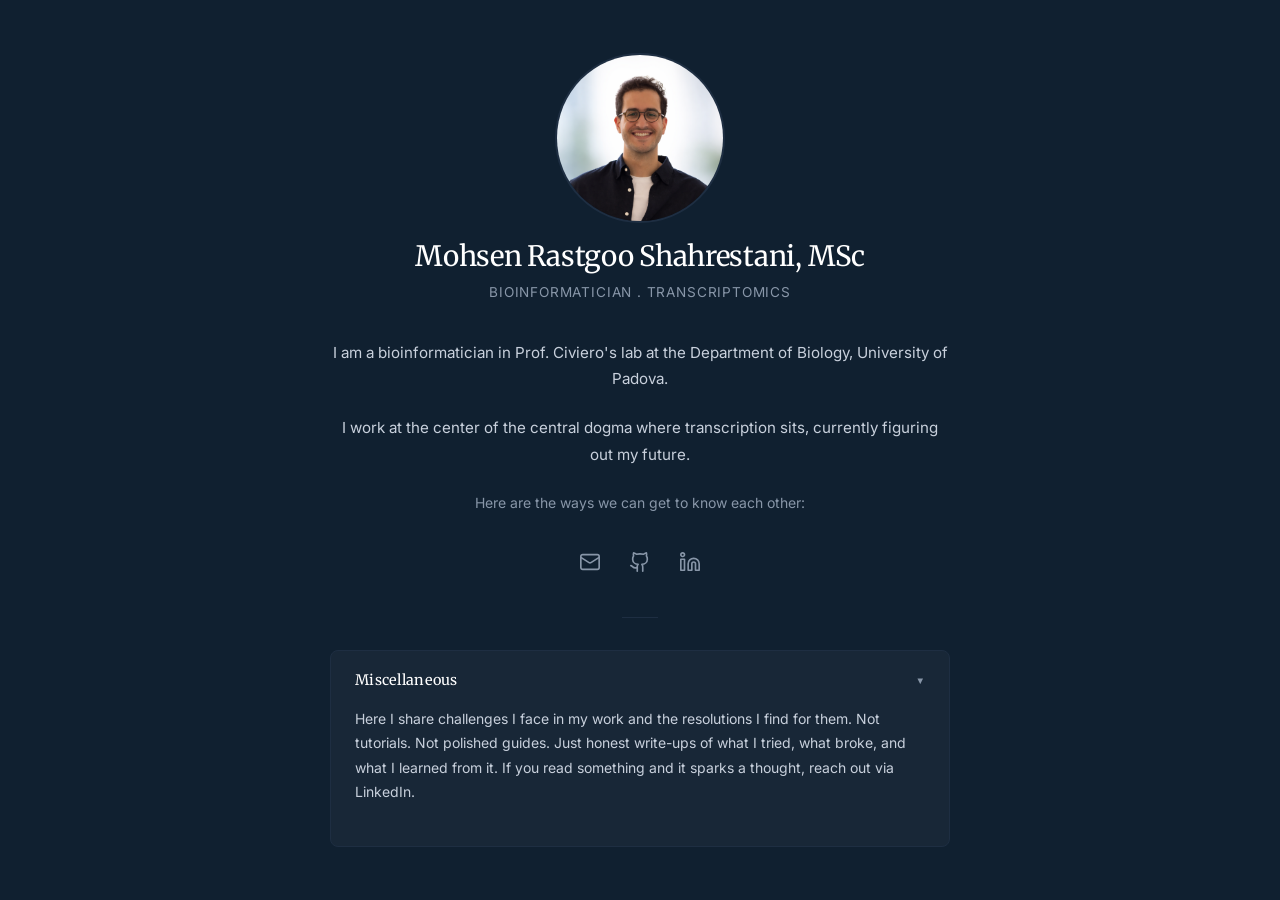
<file: index.html>
<!DOCTYPE html>
<html lang="en">

<head>
    <meta charset="UTF-8">
    <meta name="viewport" content="width=device-width, initial-scale=1.0">
    <title>Mohsen Rastgoo Shahrestani</title>
    <meta name="description" content="Bioinformatician. Research fellow at University of Padova.">
    <link rel="preconnect" href="https://fonts.googleapis.com">
    <link rel="preconnect" href="https://fonts.gstatic.com" crossorigin>
    <link
        href="https://fonts.googleapis.com/css2?family=Merriweather:wght@300;400&family=Inter:wght@400;500&display=swap"
        rel="stylesheet">
    <link rel="stylesheet" href="style.css">
</head>

<body>
    <div class="container">
        <img src="profile-photo.png" alt="Mohsen Rastgoo Shahrestani" class="photo">

        <h1>Mohsen Rastgoo Shahrestani<span class="degree">, MSc</span></h1>
        <p class="title">Bioinformatician . Transcriptomics</p>

        <div class="about">
            <p>I am a bioinformatician in Prof. Civiero's lab at the Department of Biology, University of Padova.</p>
            <p>I work at the center of the central dogma where transcription sits, currently figuring out my future.</p>
            <p>Here are the ways we can get to know each other:</p>
        </div>

        <div class="links">
            <a href="mailto:mohsenrastgooshahrestani@gmail.com" aria-label="Email">
                <svg xmlns="http://www.w3.org/2000/svg" width="22" height="22" viewBox="0 0 24 24" fill="none"
                    stroke="currentColor" stroke-width="1.8" stroke-linecap="round" stroke-linejoin="round">
                    <rect x="2" y="4" width="20" height="16" rx="2" />
                    <path d="m22 7-8.97 5.7a1.94 1.94 0 0 1-2.06 0L2 7" />
                </svg>
            </a>
            <a href="https://github.com/MohsenRsh" target="_blank" rel="noopener noreferrer" aria-label="GitHub">
                <svg xmlns="http://www.w3.org/2000/svg" width="22" height="22" viewBox="0 0 24 24" fill="none"
                    stroke="currentColor" stroke-width="1.8" stroke-linecap="round" stroke-linejoin="round">
                    <path
                        d="M15 22v-4a4.8 4.8 0 0 0-1-3.5c3 0 6-2 6-5.5.08-1.25-.27-2.48-1-3.5.28-1.15.28-2.35 0-3.5 0 0-1 0-3 1.5-2.64-.5-5.36-.5-8 0C6 2 5 2 5 2c-.3 1.15-.3 2.35 0 3.5A5.403 5.403 0 0 0 4 9c0 3.5 3 5.5 6 5.5-.39.49-.68 1.05-.85 1.65-.17.6-.22 1.23-.15 1.85v4" />
                    <path d="M9 18c-4.51 2-5-2-7-2" />
                </svg>
            </a>
            <a href="https://www.linkedin.com/in/mohsenrsh/" target="_blank" rel="noopener noreferrer"
                aria-label="LinkedIn">
                <svg xmlns="http://www.w3.org/2000/svg" width="22" height="22" viewBox="0 0 24 24" fill="none"
                    stroke="currentColor" stroke-width="1.8" stroke-linecap="round" stroke-linejoin="round">
                    <path d="M16 8a6 6 0 0 1 6 6v7h-4v-7a2 2 0 0 0-2-2 2 2 0 0 0-2 2v7h-4v-7a6 6 0 0 1 6-6z" />
                    <rect x="2" y="9" width="4" height="12" />
                    <circle cx="4" cy="4" r="2" />
                </svg>
            </a>
        </div>

        <div class="misc">
            <div class="misc-divider"></div>
            <div class="misc-box">
                <button class="misc-toggle" aria-expanded="false">
                    <span class="misc-label">Miscellaneous</span>
                    <span class="misc-chevron">▼</span>
                </button>
                <p class="misc-desc">Here I share challenges I face in my work and the resolutions I find for them. Not tutorials. Not polished guides. Just honest write-ups of what I tried, what broke, and what I learned from it. If you read something and it sparks a thought, reach out via LinkedIn.</p>
                <div class="misc-body" id="misc-body">
                    <!-- To add a post: copy one .post-card block below, update href, title, summary, and date -->
                    <div class="post-cards">
                        <a href="ruv-seq.html" class="post-card">
                            <p class="post-card-title">When the pretty plot isn't the answer: my RUV-seq journey</p>
                            <p class="post-card-summary">I was obsessed with making the PCA look right. Then I stopped decorating and started analyzing.</p>
                            <div class="post-card-footer">
                                <span class="post-card-date">May 2026</span>
                                <span class="post-card-arrow">→</span>
                            </div>
                        </a>
                        <a href="anndata-to-seurat.html" class="post-card">
                            <p class="post-card-title">When the conversion should be one line but it's not: AnnData to Seurat</p>
                            <p class="post-card-summary">AnnData to Seurat object conversion via Matrix Market — every off-the-shelf tool failed, so I did it by hand.</p>
                            <div class="post-card-footer">
                                <span class="post-card-date">May 2026</span>
                                <span class="post-card-arrow">→</span>
                            </div>
                        </a>
                        <a href="in-data-analysis-we-trust.html" class="post-card">
                            <p class="post-card-title">In Data Analysis We Trust: how one talk rewired my workflow</p>
                            <p class="post-card-summary">A Nextflow Summit keynote gave me the answer I'd been quietly looking for. So I rebuilt my workflow around it.</p>
                            <div class="post-card-footer">
                                <span class="post-card-date">June 2026</span>
                                <span class="post-card-arrow">→</span>
                            </div>
                        </a>
                    </div>
                </div>
            </div>
        </div>
    </div>

    <script>
        document.querySelector('.misc-toggle').addEventListener('click', function () {
            var body = document.getElementById('misc-body');
            var expanded = this.getAttribute('aria-expanded') === 'true';
            this.setAttribute('aria-expanded', String(!expanded));
            body.classList.toggle('open');
        });
    </script>
</body>

</html>
</file>
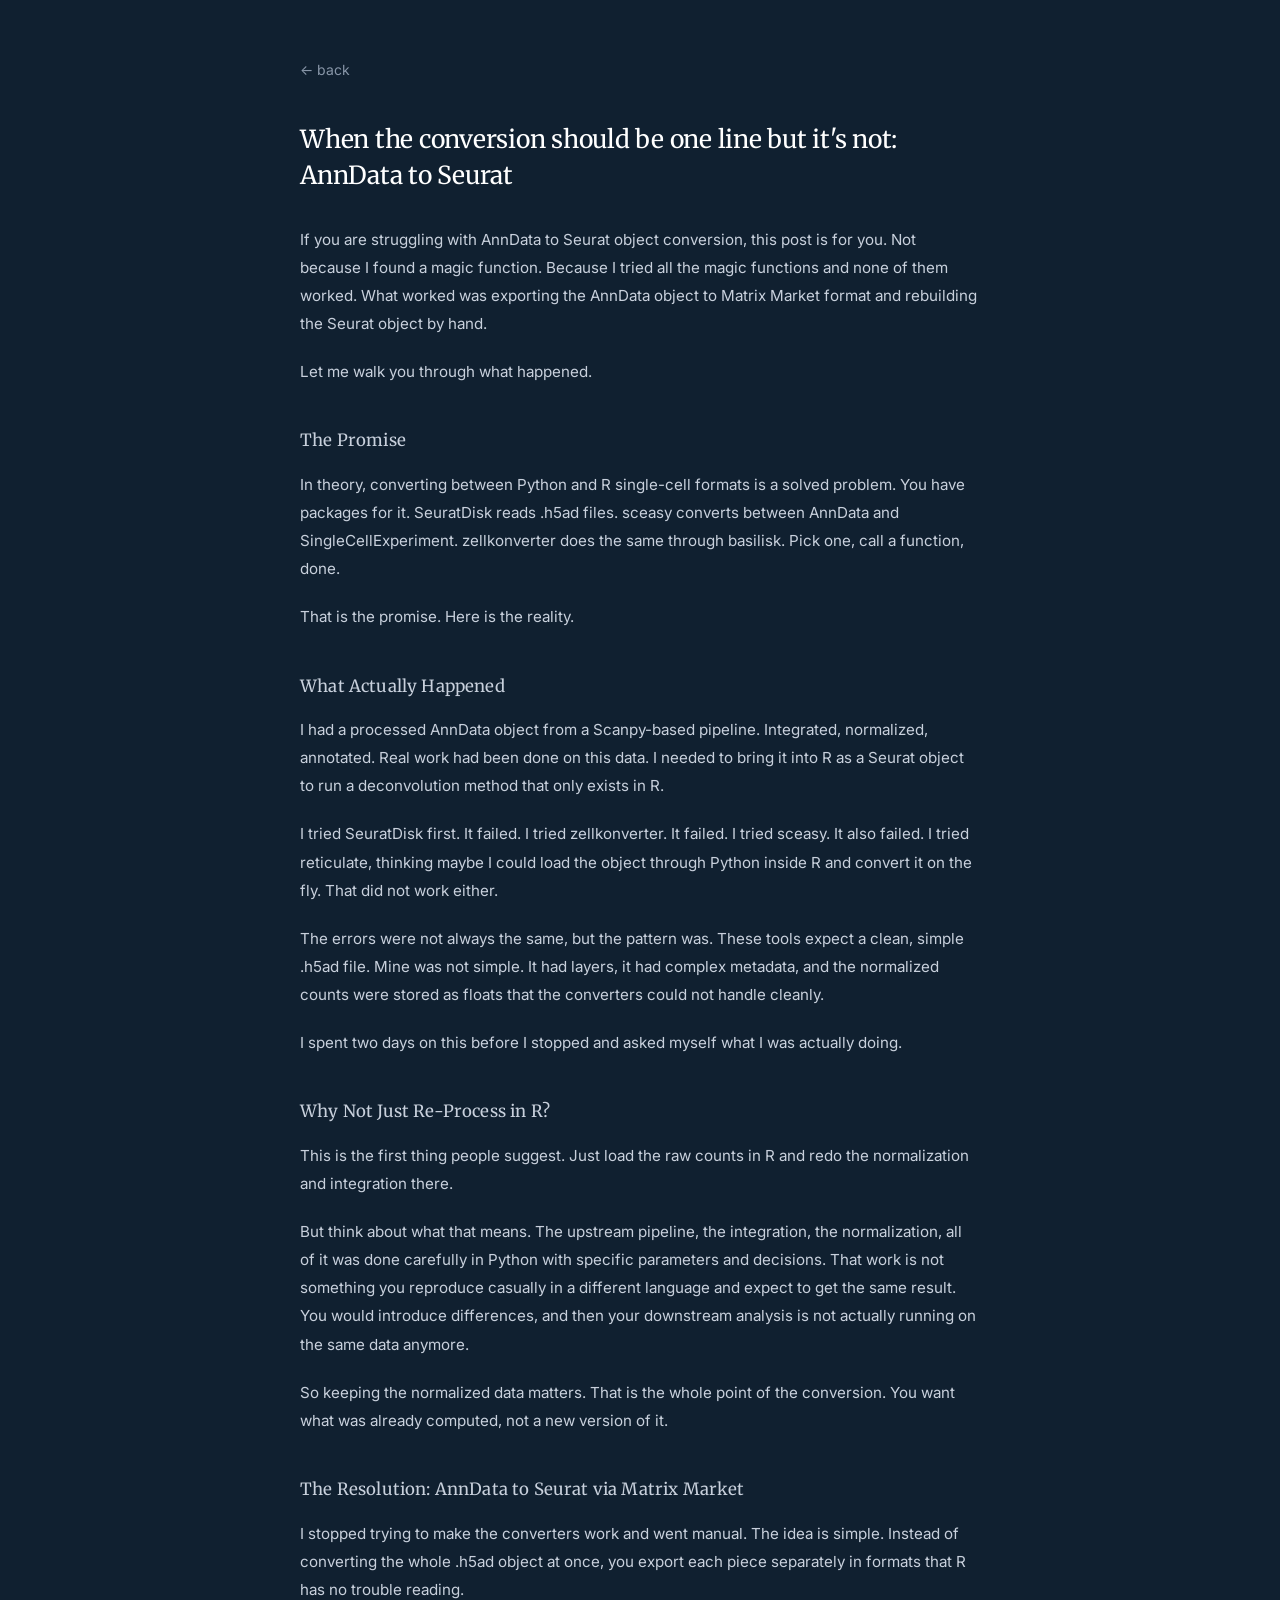
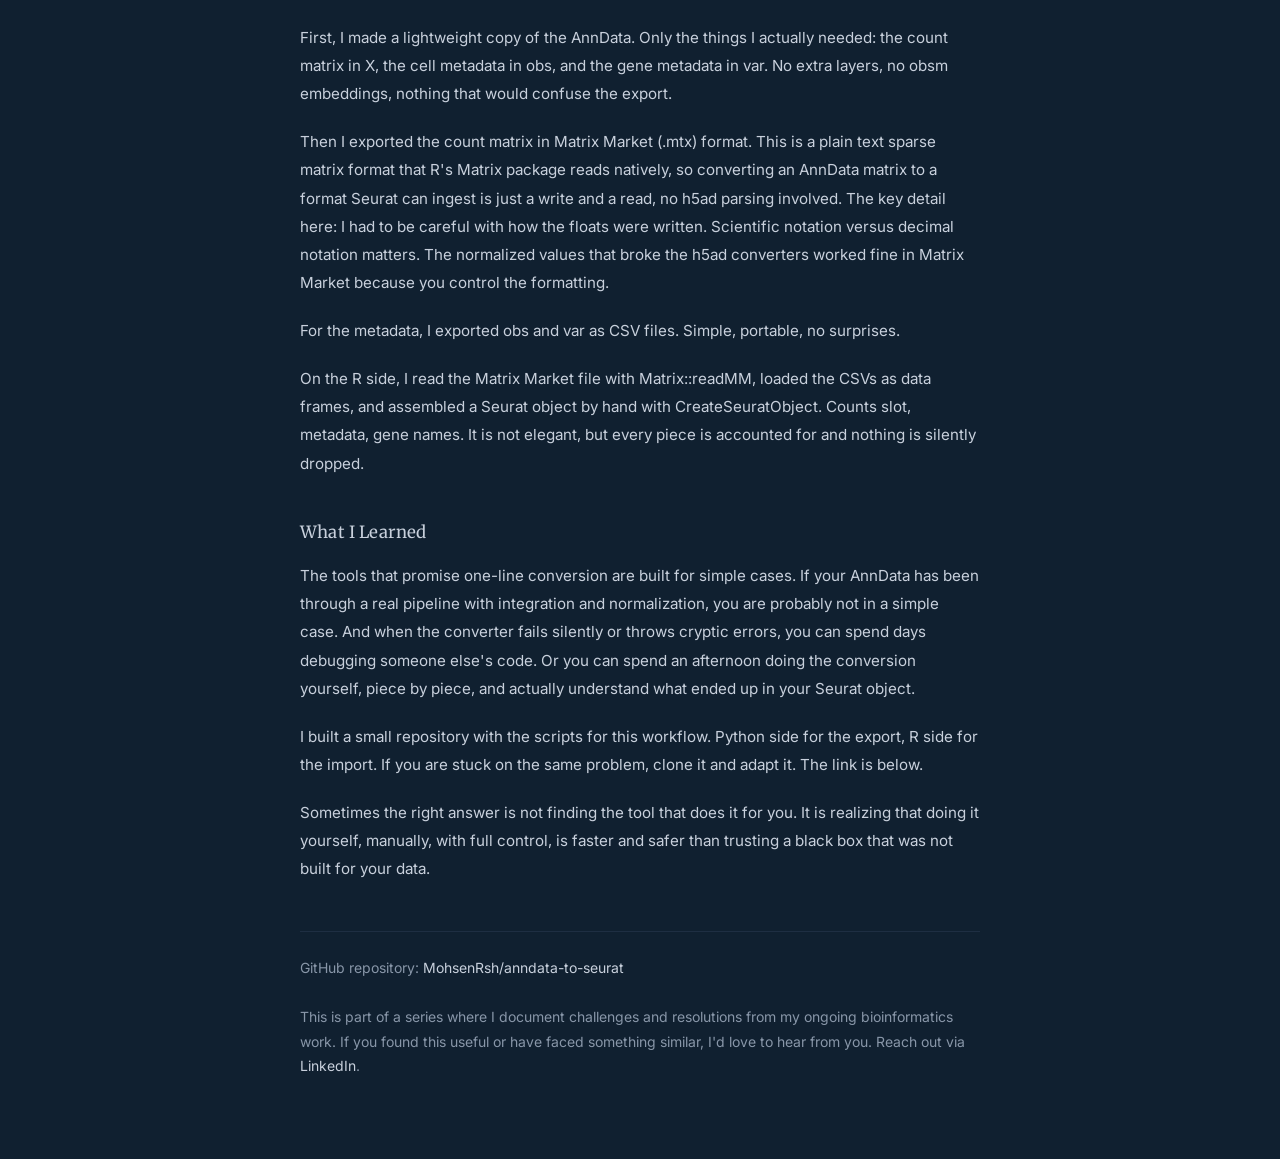
<file: anndata-to-seurat.html>
<!DOCTYPE html>
<html lang="en">

<head>
    <meta charset="UTF-8">
    <meta name="viewport" content="width=device-width, initial-scale=1.0">
    <title>AnnData to Seurat Object Conversion via Matrix Market — Mohsen Rastgoo Shahrestani</title>
    <meta name="description" content="How to convert an AnnData object to a Seurat object when SeuratDisk, sceasy, and zellkonverter all fail: exporting the counts as Matrix Market and rebuilding the Seurat object by hand.">
    <meta property="og:type" content="article">
    <meta property="og:url" content="https://mohsenrsh.github.io/anndata-to-seurat.html">
    <meta property="og:title" content="AnnData to Seurat Object Conversion via Matrix Market">
    <meta property="og:description" content="How to convert an AnnData object to a Seurat object when SeuratDisk, sceasy, and zellkonverter all fail: exporting the counts as Matrix Market and rebuilding the Seurat object by hand.">
    <meta property="og:image" content="https://mohsenrsh.github.io/profile-photo.png">
    <script type="application/ld+json">
    {
      "@context": "https://schema.org",
      "@type": "BlogPosting",
      "headline": "AnnData to Seurat Object Conversion via Matrix Market",
      "description": "How to convert an AnnData object to a Seurat object when SeuratDisk, sceasy, and zellkonverter all fail: exporting the counts as Matrix Market and rebuilding the Seurat object by hand.",
      "author": { "@type": "Person", "name": "Mohsen Rastgoo Shahrestani" },
      "url": "https://mohsenrsh.github.io/anndata-to-seurat.html",
      "datePublished": "2026-05-01",
      "image": "https://mohsenrsh.github.io/profile-photo.png"
    }
    </script>
    <link rel="preconnect" href="https://fonts.googleapis.com">
    <link rel="preconnect" href="https://fonts.gstatic.com" crossorigin>
    <link href="https://fonts.googleapis.com/css2?family=Merriweather:wght@300;400&family=Inter:wght@400;500&display=swap"
        rel="stylesheet">
    <link rel="stylesheet" href="style.css">
</head>

<body class="post-page">
    <div class="post-container">
        <a href="index.html" class="back-link">← back</a>

        <h1 class="post-title">When the conversion should be one line but it's not: AnnData to Seurat</h1>

        <p class="post-p">If you are struggling with AnnData to Seurat object conversion, this post is for you. Not because I found a magic function. Because I tried all the magic functions and none of them worked. What worked was exporting the AnnData object to Matrix Market format and rebuilding the Seurat object by hand.</p>

        <p class="post-p">Let me walk you through what happened.</p>

        <h2 class="post-heading">The Promise</h2>

        <p class="post-p">In theory, converting between Python and R single-cell formats is a solved problem. You have packages for it. SeuratDisk reads .h5ad files. sceasy converts between AnnData and SingleCellExperiment. zellkonverter does the same through basilisk. Pick one, call a function, done.</p>

        <p class="post-p">That is the promise. Here is the reality.</p>

        <h2 class="post-heading">What Actually Happened</h2>

        <p class="post-p">I had a processed AnnData object from a Scanpy-based pipeline. Integrated, normalized, annotated. Real work had been done on this data. I needed to bring it into R as a Seurat object to run a deconvolution method that only exists in R.</p>

        <p class="post-p">I tried SeuratDisk first. It failed. I tried zellkonverter. It failed. I tried sceasy. It also failed. I tried reticulate, thinking maybe I could load the object through Python inside R and convert it on the fly. That did not work either.</p>

        <p class="post-p">The errors were not always the same, but the pattern was. These tools expect a clean, simple .h5ad file. Mine was not simple. It had layers, it had complex metadata, and the normalized counts were stored as floats that the converters could not handle cleanly.</p>

        <p class="post-p">I spent two days on this before I stopped and asked myself what I was actually doing.</p>

        <h2 class="post-heading">Why Not Just Re-Process in R?</h2>

        <p class="post-p">This is the first thing people suggest. Just load the raw counts in R and redo the normalization and integration there.</p>

        <p class="post-p">But think about what that means. The upstream pipeline, the integration, the normalization, all of it was done carefully in Python with specific parameters and decisions. That work is not something you reproduce casually in a different language and expect to get the same result. You would introduce differences, and then your downstream analysis is not actually running on the same data anymore.</p>

        <p class="post-p">So keeping the normalized data matters. That is the whole point of the conversion. You want what was already computed, not a new version of it.</p>

        <h2 class="post-heading">The Resolution: AnnData to Seurat via Matrix Market</h2>

        <p class="post-p">I stopped trying to make the converters work and went manual. The idea is simple. Instead of converting the whole .h5ad object at once, you export each piece separately in formats that R has no trouble reading.</p>

        <p class="post-p">First, I made a lightweight copy of the AnnData. Only the things I actually needed: the count matrix in X, the cell metadata in obs, and the gene metadata in var. No extra layers, no obsm embeddings, nothing that would confuse the export.</p>

        <p class="post-p">Then I exported the count matrix in Matrix Market (.mtx) format. This is a plain text sparse matrix format that R's Matrix package reads natively, so converting an AnnData matrix to a format Seurat can ingest is just a write and a read, no h5ad parsing involved. The key detail here: I had to be careful with how the floats were written. Scientific notation versus decimal notation matters. The normalized values that broke the h5ad converters worked fine in Matrix Market because you control the formatting.</p>

        <p class="post-p">For the metadata, I exported obs and var as CSV files. Simple, portable, no surprises.</p>

        <p class="post-p">On the R side, I read the Matrix Market file with Matrix::readMM, loaded the CSVs as data frames, and assembled a Seurat object by hand with CreateSeuratObject. Counts slot, metadata, gene names. It is not elegant, but every piece is accounted for and nothing is silently dropped.</p>

        <h2 class="post-heading">What I Learned</h2>

        <p class="post-p">The tools that promise one-line conversion are built for simple cases. If your AnnData has been through a real pipeline with integration and normalization, you are probably not in a simple case. And when the converter fails silently or throws cryptic errors, you can spend days debugging someone else's code. Or you can spend an afternoon doing the conversion yourself, piece by piece, and actually understand what ended up in your Seurat object.</p>

        <p class="post-p">I built a small repository with the scripts for this workflow. Python side for the export, R side for the import. If you are stuck on the same problem, clone it and adapt it. The link is below.</p>

        <p class="post-p">Sometimes the right answer is not finding the tool that does it for you. It is realizing that doing it yourself, manually, with full control, is faster and safer than trusting a black box that was not built for your data.</p>

        <p class="post-footer">
            GitHub repository: <a href="https://github.com/MohsenRsh/anndata-to-seurat">MohsenRsh/anndata-to-seurat</a><br><br>
            This is part of a series where I document challenges and resolutions from my ongoing bioinformatics work. If you found this useful or have faced something similar, I'd love to hear from you. Reach out via <a href="https://linkedin.com/in/mohsenrsh">LinkedIn</a>.
        </p>
    </div>
</body>

</html>
</file>
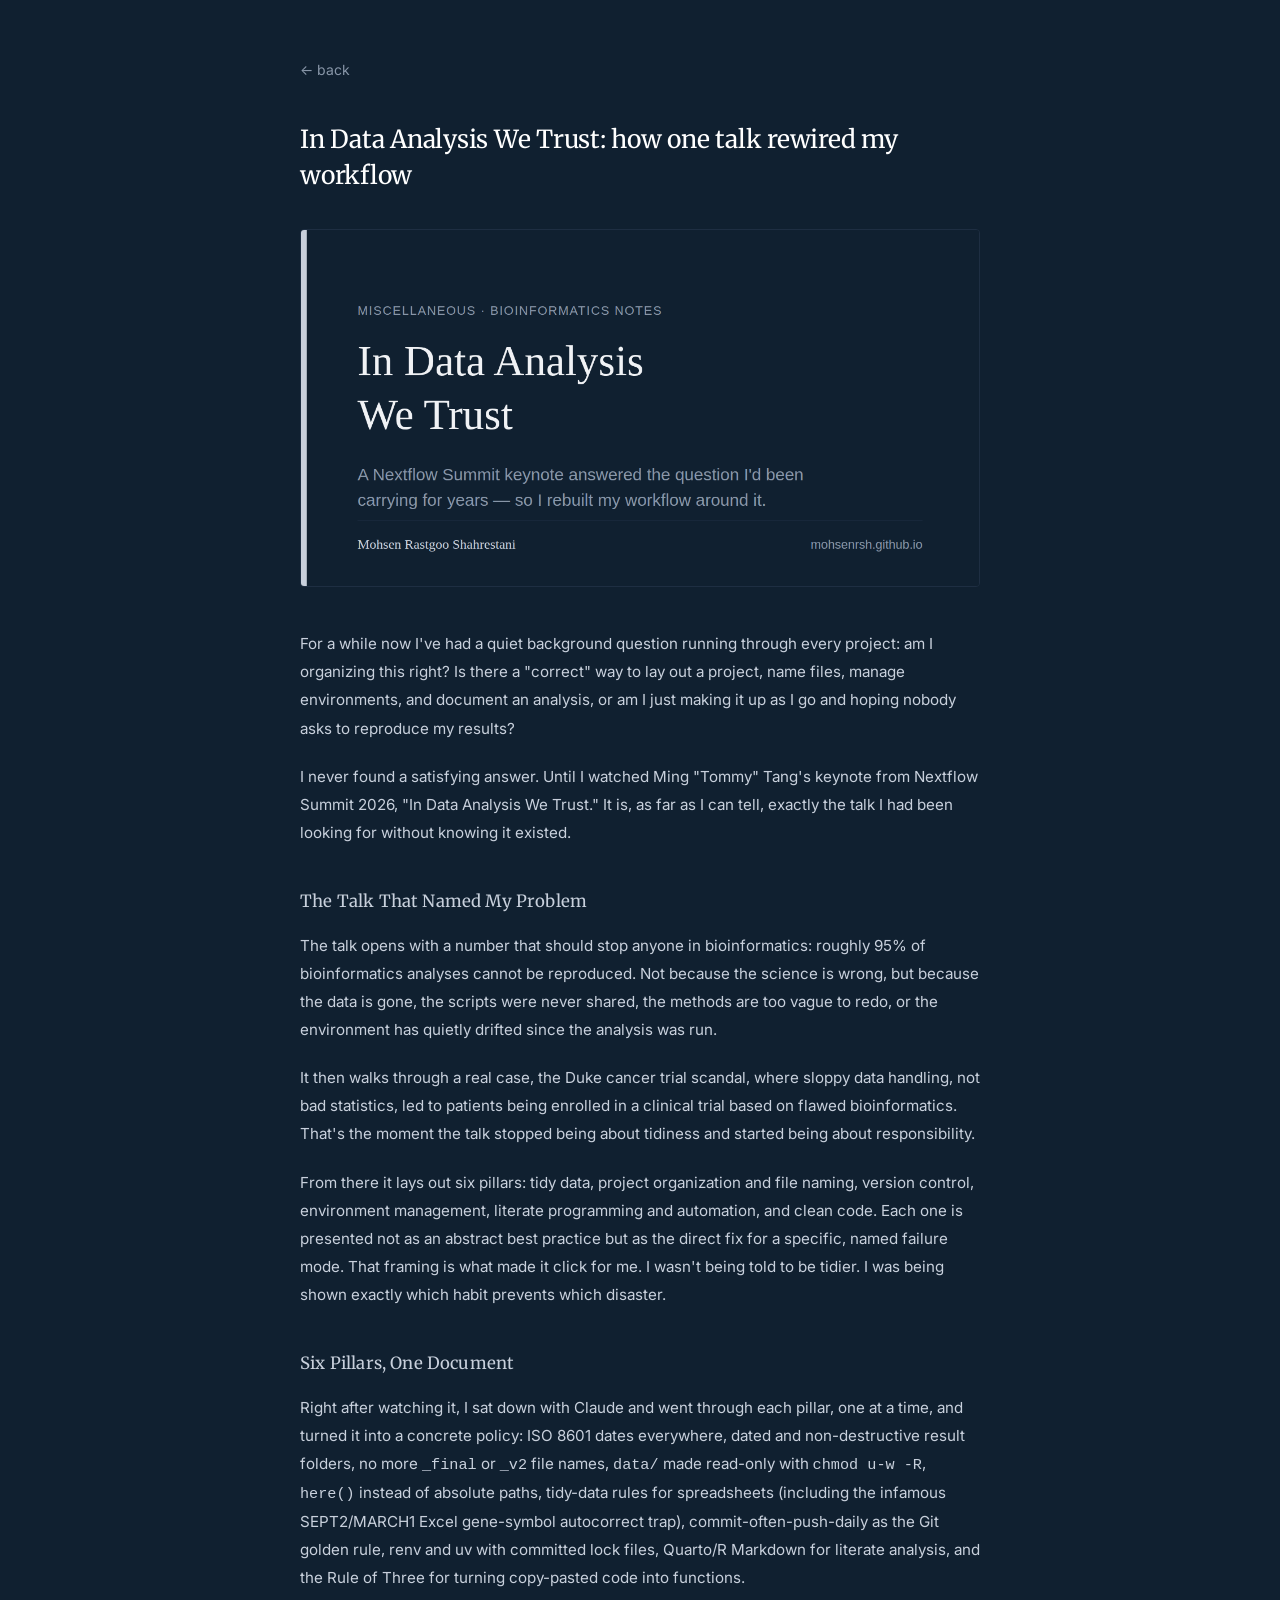
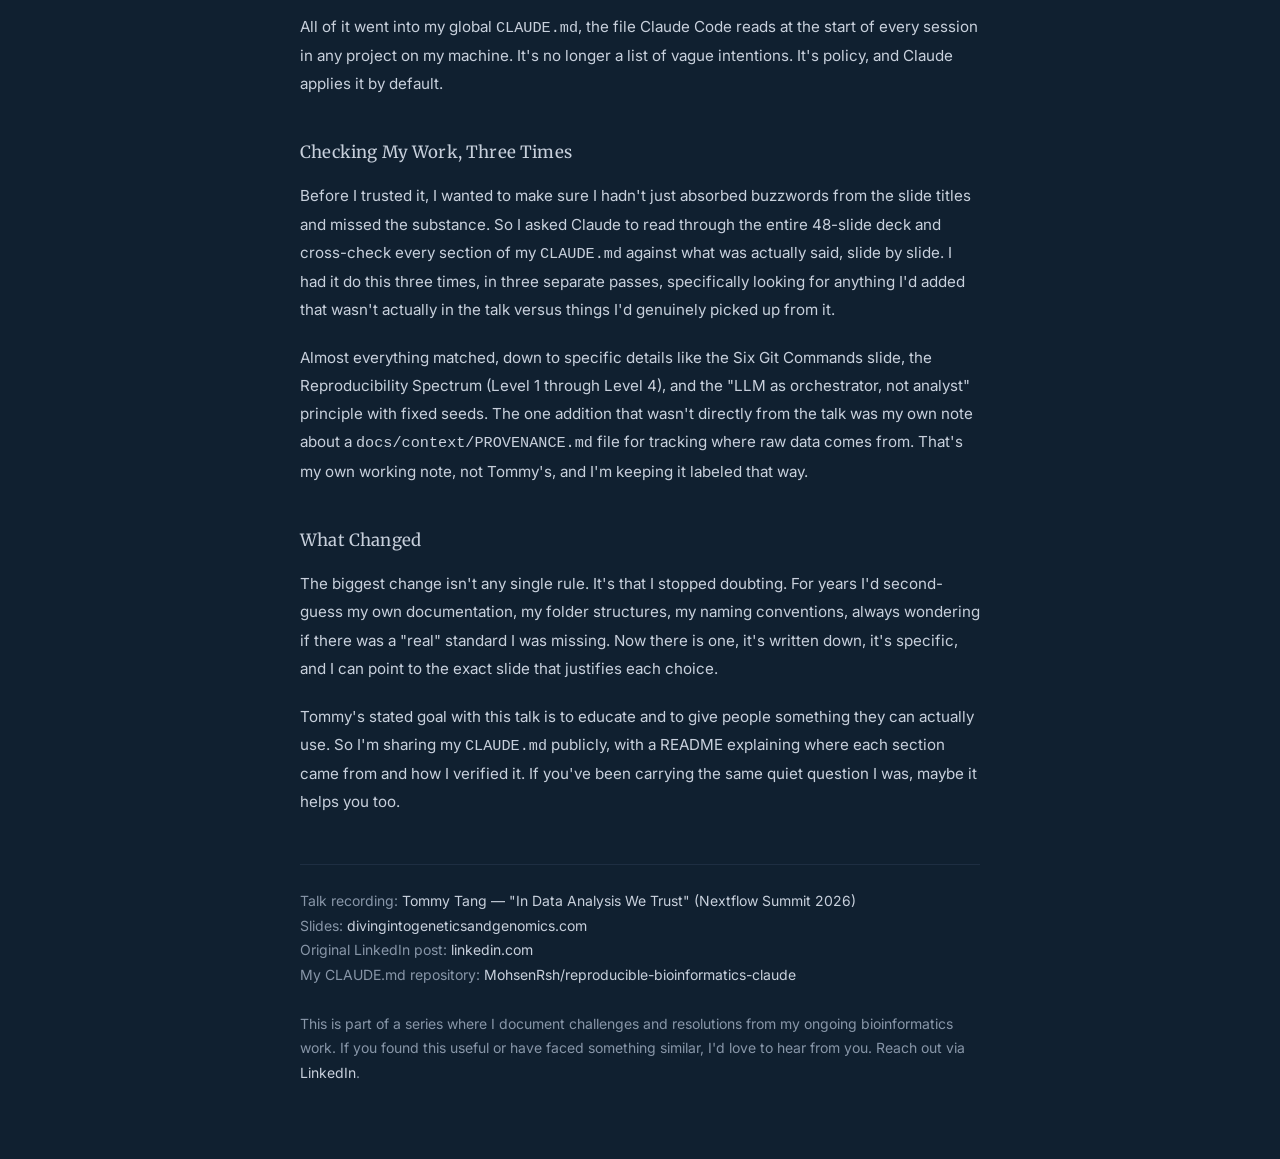
<file: in-data-analysis-we-trust.html>
<!DOCTYPE html>
<html lang="en">

<head>
    <meta charset="UTF-8">
    <meta name="viewport" content="width=device-width, initial-scale=1.0">
    <title>In Data Analysis We Trust: how one talk rewired my workflow — Mohsen Rastgoo Shahrestani</title>
    <meta name="description" content="A Nextflow Summit keynote gave me the answer I'd been quietly looking for on how to structure a bioinformatics project — so I rebuilt my workflow around it.">
    <meta property="og:type" content="article">
    <meta property="og:url" content="https://mohsenrsh.github.io/in-data-analysis-we-trust.html">
    <meta property="og:title" content="In Data Analysis We Trust: how one talk rewired my workflow">
    <meta property="og:description" content="A Nextflow Summit keynote gave me the answer I'd been quietly looking for on how to structure a bioinformatics project — so I rebuilt my workflow around it.">
    <meta property="og:image" content="https://mohsenrsh.github.io/in-data-analysis-we-trust-card.png">
    <meta property="og:image:secure_url" content="https://mohsenrsh.github.io/in-data-analysis-we-trust-card.png">
    <meta property="og:image:type" content="image/png">
    <meta property="og:image:width" content="1200">
    <meta property="og:image:height" content="630">
    <link rel="preconnect" href="https://fonts.googleapis.com">
    <link rel="preconnect" href="https://fonts.gstatic.com" crossorigin>
    <link href="https://fonts.googleapis.com/css2?family=Merriweather:wght@300;400&family=Inter:wght@400;500&display=swap"
        rel="stylesheet">
    <link rel="stylesheet" href="style.css">
</head>

<body class="post-page">
    <div class="post-container">
        <a href="index.html" class="back-link">← back</a>

        <h1 class="post-title">In Data Analysis We Trust: how one talk rewired my workflow</h1>

        <div class="post-figure">
            <img src="in-data-analysis-we-trust-card.png" alt="In Data Analysis We Trust — how one talk rewired my workflow">
        </div>

        <p class="post-p">For a while now I've had a quiet background question running through every project: am I organizing this right? Is there a "correct" way to lay out a project, name files, manage environments, and document an analysis, or am I just making it up as I go and hoping nobody asks to reproduce my results?</p>

        <p class="post-p">I never found a satisfying answer. Until I watched Ming "Tommy" Tang's keynote from Nextflow Summit 2026, "In Data Analysis We Trust." It is, as far as I can tell, exactly the talk I had been looking for without knowing it existed.</p>

        <h2 class="post-heading">The Talk That Named My Problem</h2>

        <p class="post-p">The talk opens with a number that should stop anyone in bioinformatics: roughly 95% of bioinformatics analyses cannot be reproduced. Not because the science is wrong, but because the data is gone, the scripts were never shared, the methods are too vague to redo, or the environment has quietly drifted since the analysis was run.</p>

        <p class="post-p">It then walks through a real case, the Duke cancer trial scandal, where sloppy data handling, not bad statistics, led to patients being enrolled in a clinical trial based on flawed bioinformatics. That's the moment the talk stopped being about tidiness and started being about responsibility.</p>

        <p class="post-p">From there it lays out six pillars: tidy data, project organization and file naming, version control, environment management, literate programming and automation, and clean code. Each one is presented not as an abstract best practice but as the direct fix for a specific, named failure mode. That framing is what made it click for me. I wasn't being told to be tidier. I was being shown exactly which habit prevents which disaster.</p>

        <h2 class="post-heading">Six Pillars, One Document</h2>

        <p class="post-p">Right after watching it, I sat down with Claude and went through each pillar, one at a time, and turned it into a concrete policy: ISO 8601 dates everywhere, dated and non-destructive result folders, no more <code>_final</code> or <code>_v2</code> file names, <code>data/</code> made read-only with <code>chmod u-w -R</code>, <code>here()</code> instead of absolute paths, tidy-data rules for spreadsheets (including the infamous SEPT2/MARCH1 Excel gene-symbol autocorrect trap), commit-often-push-daily as the Git golden rule, renv and uv with committed lock files, Quarto/R Markdown for literate analysis, and the Rule of Three for turning copy-pasted code into functions.</p>

        <p class="post-p">All of it went into my global <code>CLAUDE.md</code>, the file Claude Code reads at the start of every session in any project on my machine. It's no longer a list of vague intentions. It's policy, and Claude applies it by default.</p>

        <h2 class="post-heading">Checking My Work, Three Times</h2>

        <p class="post-p">Before I trusted it, I wanted to make sure I hadn't just absorbed buzzwords from the slide titles and missed the substance. So I asked Claude to read through the entire 48-slide deck and cross-check every section of my <code>CLAUDE.md</code> against what was actually said, slide by slide. I had it do this three times, in three separate passes, specifically looking for anything I'd added that wasn't actually in the talk versus things I'd genuinely picked up from it.</p>

        <p class="post-p">Almost everything matched, down to specific details like the Six Git Commands slide, the Reproducibility Spectrum (Level 1 through Level 4), and the "LLM as orchestrator, not analyst" principle with fixed seeds. The one addition that wasn't directly from the talk was my own note about a <code>docs/context/PROVENANCE.md</code> file for tracking where raw data comes from. That's my own working note, not Tommy's, and I'm keeping it labeled that way.</p>

        <h2 class="post-heading">What Changed</h2>

        <p class="post-p">The biggest change isn't any single rule. It's that I stopped doubting. For years I'd second-guess my own documentation, my folder structures, my naming conventions, always wondering if there was a "real" standard I was missing. Now there is one, it's written down, it's specific, and I can point to the exact slide that justifies each choice.</p>

        <p class="post-p">Tommy's stated goal with this talk is to educate and to give people something they can actually use. So I'm sharing my <code>CLAUDE.md</code> publicly, with a README explaining where each section came from and how I verified it. If you've been carrying the same quiet question I was, maybe it helps you too.</p>

        <p class="post-footer">
            Talk recording: <a href="https://www.youtube.com/watch?v=c9QJm8N67BA">Tommy Tang — "In Data Analysis We Trust" (Nextflow Summit 2026)</a><br>
            Slides: <a href="https://divingintogeneticsandgenomics.com/talk/2026-nextflow-summit-boston/">divingintogeneticsandgenomics.com</a><br>
            Original LinkedIn post: <a href="https://www.linkedin.com/feed/update/urn:li:activity:7461418985788526592/">linkedin.com</a><br>
            My CLAUDE.md repository: <a href="https://github.com/MohsenRsh/reproducible-bioinformatics-claude">MohsenRsh/reproducible-bioinformatics-claude</a><br><br>
            This is part of a series where I document challenges and resolutions from my ongoing bioinformatics work. If you found this useful or have faced something similar, I'd love to hear from you. Reach out via <a href="https://linkedin.com/in/mohsenrsh">LinkedIn</a>.
        </p>
    </div>
</body>

</html>
</file>
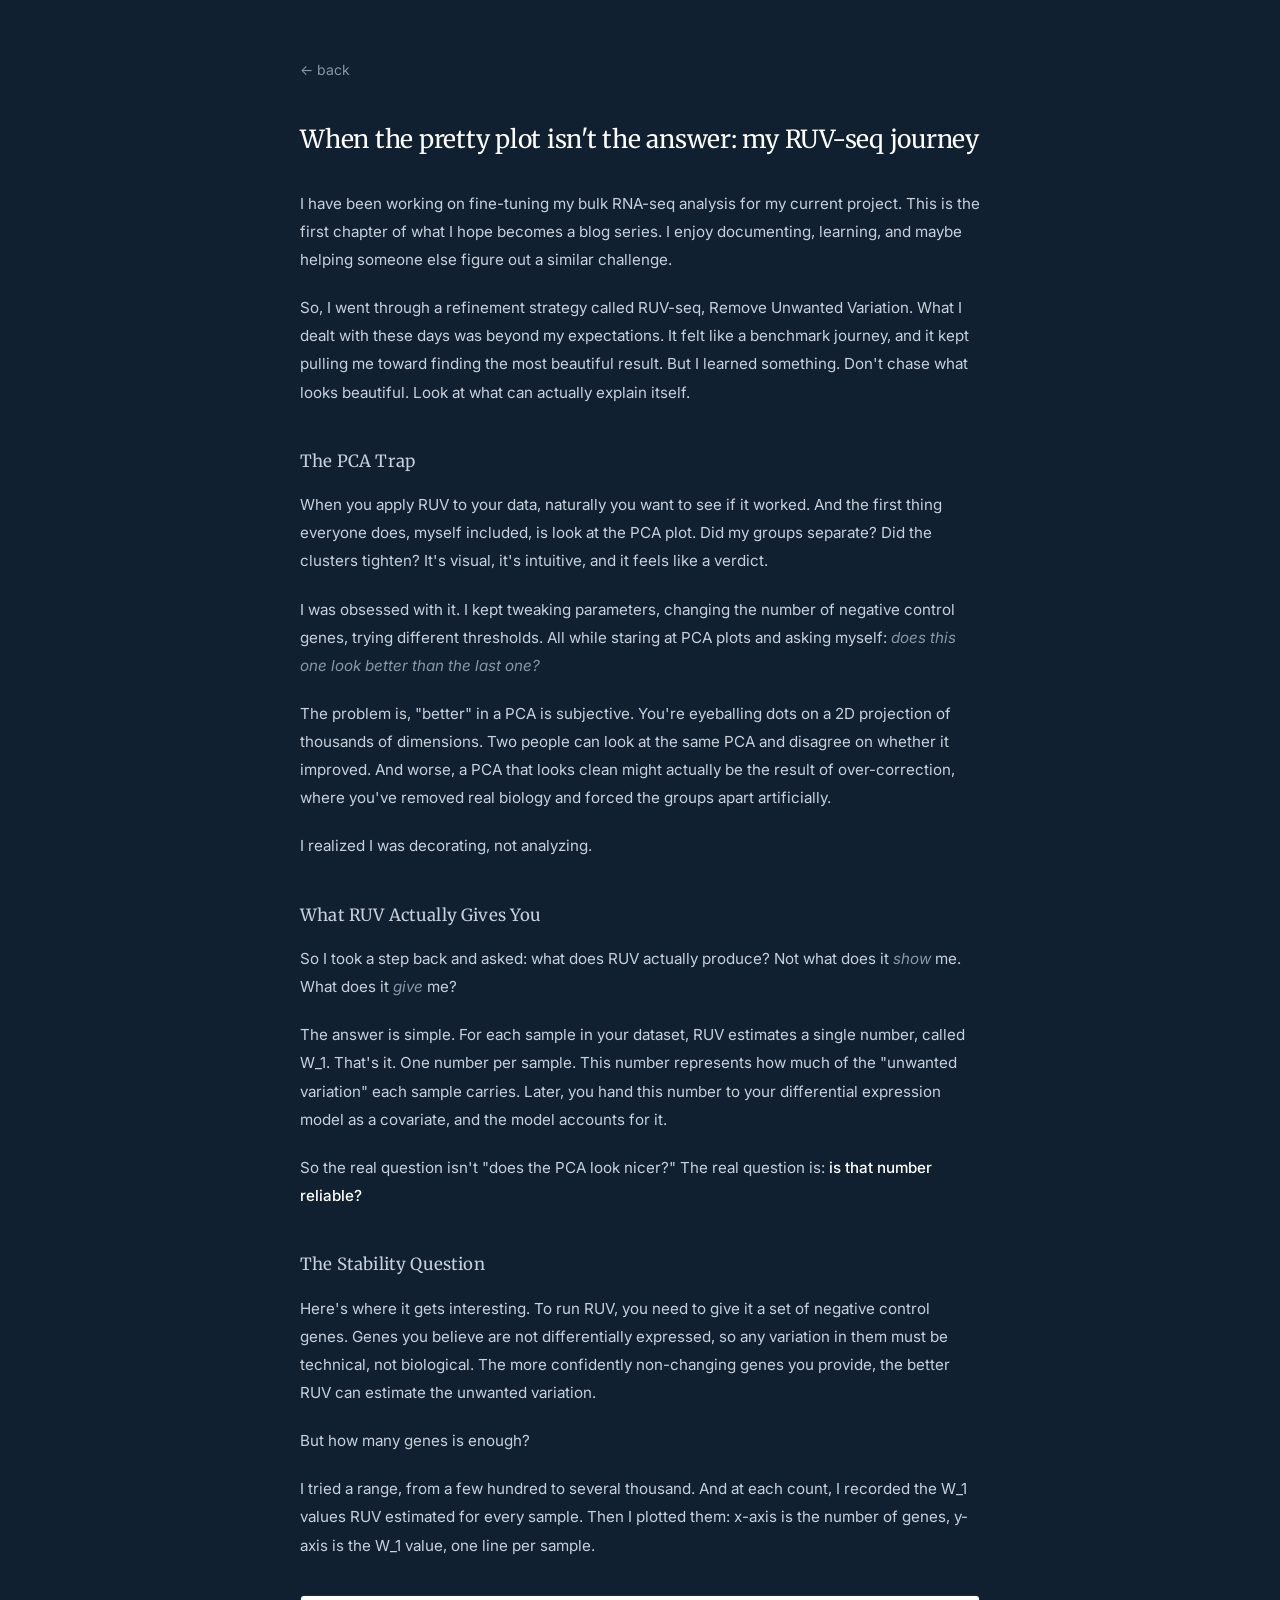
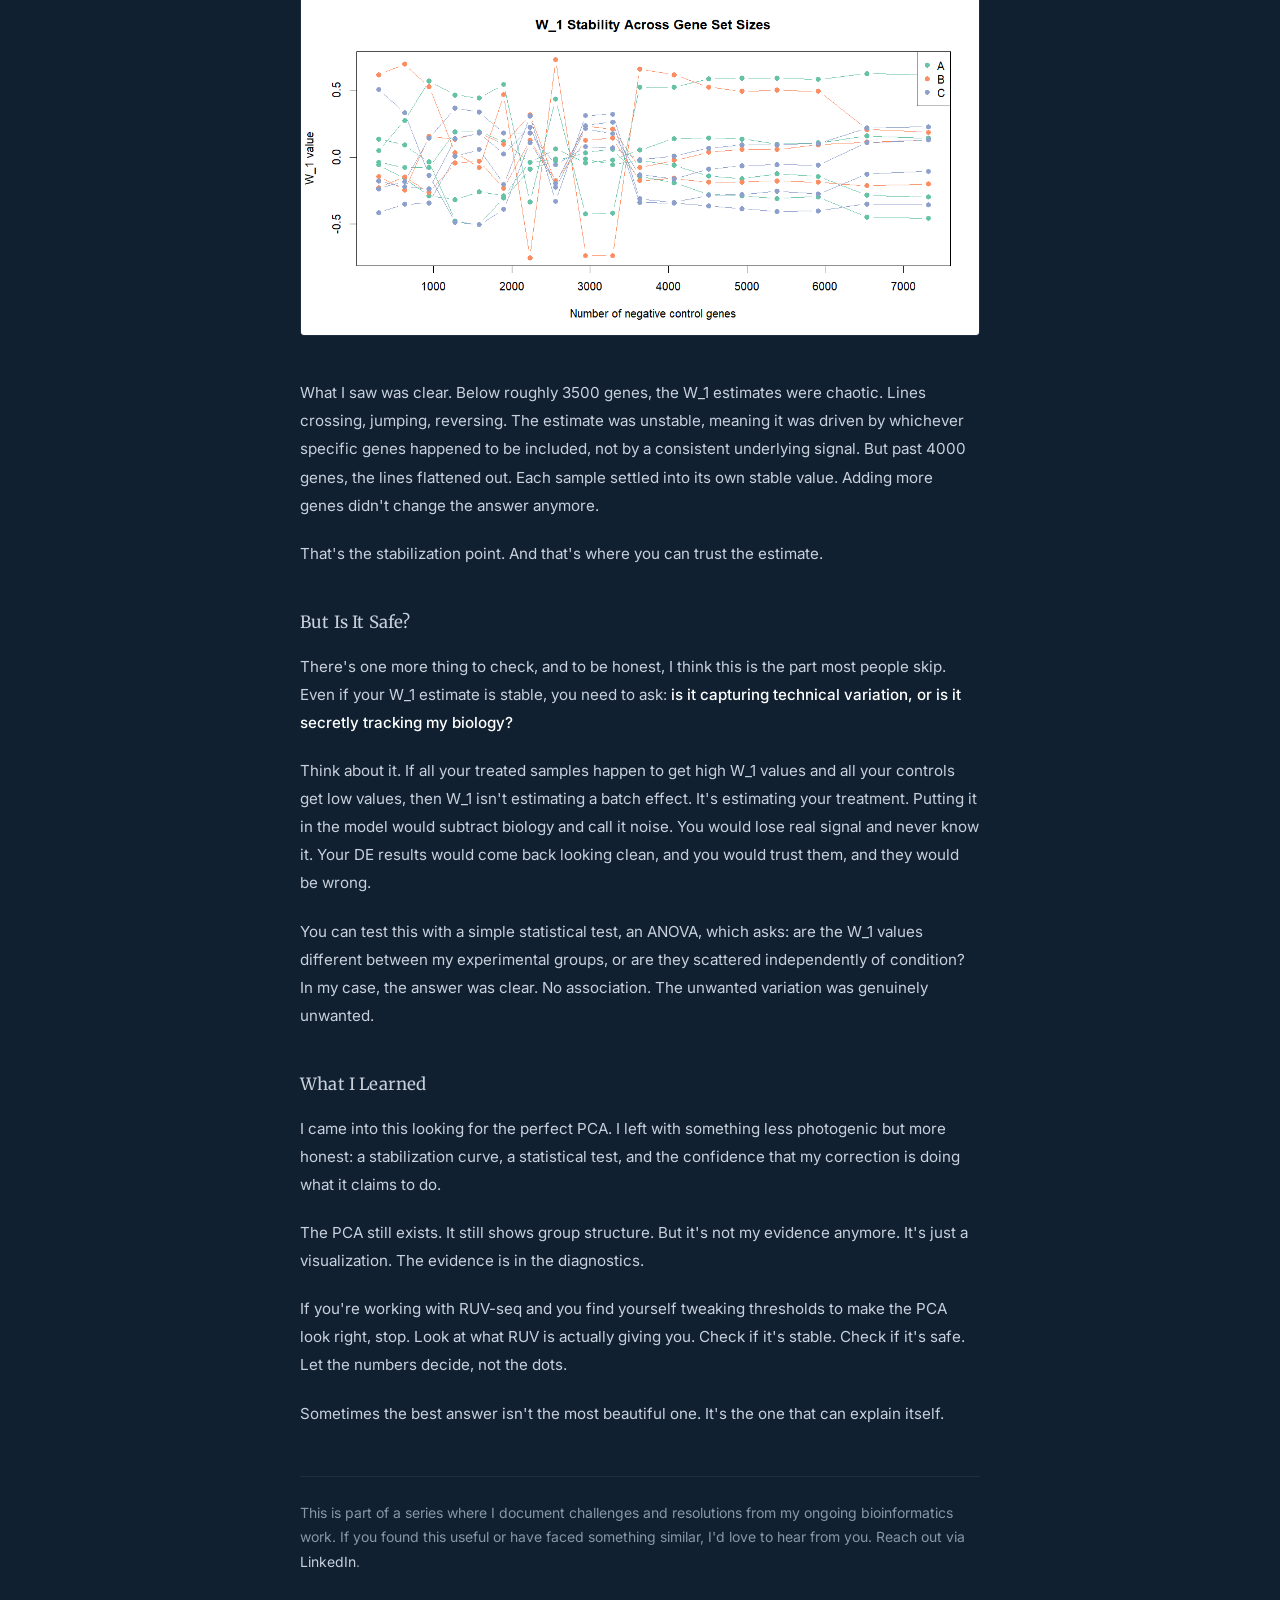
<file: ruv-seq.html>
<!DOCTYPE html>
<html lang="en">

<head>
    <meta charset="UTF-8">
    <meta name="viewport" content="width=device-width, initial-scale=1.0">
    <title>When the pretty plot isn't the answer — Mohsen Rastgoo Shahrestani</title>
    <meta name="description" content="A write-up of my RUV-seq journey: from chasing pretty PCAs to understanding stabilization and safety.">
    <meta property="og:type" content="article">
    <meta property="og:url" content="https://mohsenrsh.github.io/ruv-seq.html">
    <meta property="og:title" content="When the pretty plot isn't the answer: my RUV-seq journey">
    <meta property="og:description" content="I was obsessed with making the PCA look right. Then I stopped decorating and started analyzing.">
    <meta property="og:image" content="https://mohsenrsh.github.io/w1_deseq_stability_plot.png">
    <link rel="preconnect" href="https://fonts.googleapis.com">
    <link rel="preconnect" href="https://fonts.gstatic.com" crossorigin>
    <link href="https://fonts.googleapis.com/css2?family=Merriweather:wght@300;400&family=Inter:wght@400;500&display=swap"
        rel="stylesheet">
    <link rel="stylesheet" href="style.css">
</head>

<body class="post-page">
    <div class="post-container">
        <a href="index.html" class="back-link">← back</a>

        <h1 class="post-title">When the pretty plot isn't the answer: my RUV-seq journey</h1>

        <p class="post-p">I have been working on fine-tuning my bulk RNA-seq analysis for my current project. This is the first chapter of what I hope becomes a blog series. I enjoy documenting, learning, and maybe helping someone else figure out a similar challenge.</p>

        <p class="post-p">So, I went through a refinement strategy called RUV-seq, Remove Unwanted Variation. What I dealt with these days was beyond my expectations. It felt like a benchmark journey, and it kept pulling me toward finding the most beautiful result. But I learned something. Don't chase what looks beautiful. Look at what can actually explain itself.</p>

        <h2 class="post-heading">The PCA Trap</h2>

        <p class="post-p">When you apply RUV to your data, naturally you want to see if it worked. And the first thing everyone does, myself included, is look at the PCA plot. Did my groups separate? Did the clusters tighten? It's visual, it's intuitive, and it feels like a verdict.</p>

        <p class="post-p">I was obsessed with it. I kept tweaking parameters, changing the number of negative control genes, trying different thresholds. All while staring at PCA plots and asking myself: <em>does this one look better than the last one?</em></p>

        <p class="post-p">The problem is, "better" in a PCA is subjective. You're eyeballing dots on a 2D projection of thousands of dimensions. Two people can look at the same PCA and disagree on whether it improved. And worse, a PCA that looks clean might actually be the result of over-correction, where you've removed real biology and forced the groups apart artificially.</p>

        <p class="post-p">I realized I was decorating, not analyzing.</p>

        <h2 class="post-heading">What RUV Actually Gives You</h2>

        <p class="post-p">So I took a step back and asked: what does RUV actually produce? Not what does it <em>show</em> me. What does it <em>give</em> me?</p>

        <p class="post-p">The answer is simple. For each sample in your dataset, RUV estimates a single number, called W_1. That's it. One number per sample. This number represents how much of the "unwanted variation" each sample carries. Later, you hand this number to your differential expression model as a covariate, and the model accounts for it.</p>

        <p class="post-p">So the real question isn't "does the PCA look nicer?" The real question is: <strong>is that number reliable?</strong></p>

        <h2 class="post-heading">The Stability Question</h2>

        <p class="post-p">Here's where it gets interesting. To run RUV, you need to give it a set of negative control genes. Genes you believe are not differentially expressed, so any variation in them must be technical, not biological. The more confidently non-changing genes you provide, the better RUV can estimate the unwanted variation.</p>

        <p class="post-p">But how many genes is enough?</p>

        <p class="post-p">I tried a range, from a few hundred to several thousand. And at each count, I recorded the W_1 values RUV estimated for every sample. Then I plotted them: x-axis is the number of genes, y-axis is the W_1 value, one line per sample.</p>

        <figure class="post-figure">
            <img src="w1_deseq_stability_plot.png" alt="W1 stability across negative control gene counts — per-sample estimates converge past 4000 genes">
        </figure>

        <p class="post-p">What I saw was clear. Below roughly 3500 genes, the W_1 estimates were chaotic. Lines crossing, jumping, reversing. The estimate was unstable, meaning it was driven by whichever specific genes happened to be included, not by a consistent underlying signal. But past 4000 genes, the lines flattened out. Each sample settled into its own stable value. Adding more genes didn't change the answer anymore.</p>

        <p class="post-p">That's the stabilization point. And that's where you can trust the estimate.</p>

        <h2 class="post-heading">But Is It Safe?</h2>

        <p class="post-p">There's one more thing to check, and to be honest, I think this is the part most people skip. Even if your W_1 estimate is stable, you need to ask: <strong>is it capturing technical variation, or is it secretly tracking my biology?</strong></p>

        <p class="post-p">Think about it. If all your treated samples happen to get high W_1 values and all your controls get low values, then W_1 isn't estimating a batch effect. It's estimating your treatment. Putting it in the model would subtract biology and call it noise. You would lose real signal and never know it. Your DE results would come back looking clean, and you would trust them, and they would be wrong.</p>

        <p class="post-p">You can test this with a simple statistical test, an ANOVA, which asks: are the W_1 values different between my experimental groups, or are they scattered independently of condition? In my case, the answer was clear. No association. The unwanted variation was genuinely unwanted.</p>

        <h2 class="post-heading">What I Learned</h2>

        <p class="post-p">I came into this looking for the perfect PCA. I left with something less photogenic but more honest: a stabilization curve, a statistical test, and the confidence that my correction is doing what it claims to do.</p>

        <p class="post-p">The PCA still exists. It still shows group structure. But it's not my evidence anymore. It's just a visualization. The evidence is in the diagnostics.</p>

        <p class="post-p">If you're working with RUV-seq and you find yourself tweaking thresholds to make the PCA look right, stop. Look at what RUV is actually giving you. Check if it's stable. Check if it's safe. Let the numbers decide, not the dots.</p>

        <p class="post-p">Sometimes the best answer isn't the most beautiful one. It's the one that can explain itself.</p>

        <p class="post-footer">This is part of a series where I document challenges and resolutions from my ongoing bioinformatics work. If you found this useful or have faced something similar, I'd love to hear from you. Reach out via <a href="https://linkedin.com/in/mohsenrsh">LinkedIn</a>.</p>
    </div>
</body>

</html>
</file>
<file: style.css>
*, *::before, *::after {
    box-sizing: border-box;
    margin: 0;
    padding: 0;
}

:root {
    --bg: #102030;
    --text: #f0f2f5;
    --text-muted: #8896a8;
    --accent: #c8d0dc;
    --border: #1e2e42;
}

body {
    background-color: var(--bg);
    color: var(--text);
    font-family: 'Inter', sans-serif;
    font-size: 16px;
    line-height: 1.7;
    min-height: 100vh;
    display: flex;
    align-items: center;
    justify-content: center;
    padding: 2rem 1.5rem;
}

.container {
    max-width: 620px;
    width: 100%;
    text-align: center;
}

.photo {
    width: 170px;
    height: 170px;
    border-radius: 50%;
    object-fit: cover;
    margin-bottom: 0.1rem;
    border: 2px solid var(--border);
}

h1 {
    font-family: 'Merriweather', serif;
    font-weight: 400;
    font-size: 1.75rem;
    letter-spacing: -0.01em;
    margin-bottom: 0.05rem;
    color: #ffffff;
    white-space: nowrap;
}

.title {
    font-size: 0.85rem;
    color: var(--text-muted);
    letter-spacing: 0.06em;
    text-transform: uppercase;
    margin-bottom: 2.2rem;
}

.about {
    margin-bottom: 2.2rem;
    text-align: center;
}

.about p {
    font-size: 0.95rem;
    color: var(--accent);
    line-height: 1.75;
    margin-bottom: 1.4rem;
}

.about p:last-child {
    margin-bottom: 0;
    color: var(--text-muted);
    font-size: 0.875rem;
}

.links {
    display: flex;
    justify-content: center;
    gap: 1.75rem;
    margin-top: 1.5rem;
}

.links a {
    color: var(--text-muted);
    transition: color 0.15s ease;
    display: flex;
    align-items: center;
}

.links a:hover {
    color: #ffffff;
}

/* ---- Homepage: Miscellaneous section ---- */
.misc {
    margin-top: 2.8rem;
    text-align: center;
}

.misc-divider {
    width: 36px;
    height: 1px;
    background: var(--border);
    margin: 0 auto 2rem;
}

.misc-box {
    background: rgba(255, 255, 255, 0.03);
    border: 1px solid var(--border);
    border-radius: 8px;
    padding: 1.25rem 1.5rem;
    text-align: left;
}

.misc-toggle {
    background: none;
    border: none;
    cursor: pointer;
    padding: 0;
    display: flex;
    justify-content: space-between;
    align-items: center;
    width: 100%;
    color: inherit;
}

.misc-label {
    font-family: 'Merriweather', serif;
    font-weight: 400;
    font-size: 0.9rem;
    color: #ffffff;
    letter-spacing: 0.02em;
}

.misc-chevron {
    font-size: 0.6rem;
    color: var(--text-muted);
    display: inline-block;
    transition: transform 0.3s ease;
    line-height: 1;
}

.misc-toggle[aria-expanded="true"] .misc-chevron {
    transform: rotate(180deg);
}

.misc-body {
    max-height: 0;
    overflow: hidden;
    transition: max-height 0.35s ease;
}

.misc-body.open {
    max-height: 500px;
}

.misc-desc {
    font-size: 0.875rem;
    color: var(--accent);
    line-height: 1.75;
    margin-top: 1.1rem;
    margin-bottom: 1.3rem;
}

/* To add a post: copy one .post-card block in index.html and update href, title, summary, date */
.post-cards {
    display: flex;
    flex-direction: column;
    gap: 0.75rem;
    text-align: left;
}

.post-card {
    display: block;
    text-decoration: none;
    background: rgba(255, 255, 255, 0.03);
    border: 1px solid var(--border);
    border-radius: 5px;
    padding: 1.1rem 1.25rem;
    transition: border-color 0.15s ease, background 0.15s ease;
}

.post-card:hover {
    border-color: #2e4460;
    background: rgba(255, 255, 255, 0.055);
}

.post-card-title {
    font-family: 'Merriweather', serif;
    font-weight: 400;
    font-size: 0.9rem;
    color: #ffffff;
    line-height: 1.4;
    margin-bottom: 0.35rem;
}

.post-card-summary {
    font-size: 0.84rem;
    color: var(--accent);
    line-height: 1.6;
    margin-bottom: 0.55rem;
}

.post-card-footer {
    display: flex;
    justify-content: space-between;
    align-items: center;
}

.post-card-date {
    font-size: 0.78rem;
    color: var(--text-muted);
}

.post-card-arrow {
    font-size: 0.85rem;
    color: var(--text-muted);
}

/* ---- Blog post page ---- */
body.post-page {
    display: block;
    padding: 3.5rem 1.5rem 5rem;
}

.post-container {
    max-width: 680px;
    margin: 0 auto;
}

.back-link {
    display: inline-block;
    color: var(--text-muted);
    text-decoration: none;
    font-size: 0.875rem;
    margin-bottom: 2.5rem;
    transition: color 0.15s ease;
}

.back-link:hover {
    color: #ffffff;
}

.post-title {
    font-family: 'Merriweather', serif;
    font-weight: 400;
    font-size: 1.55rem;
    color: #ffffff;
    line-height: 1.45;
    margin-bottom: 2rem;
    white-space: normal;
    letter-spacing: -0.01em;
}

.post-heading {
    font-family: 'Merriweather', serif;
    font-weight: 400;
    font-size: 1.05rem;
    color: var(--accent);
    margin-top: 2.5rem;
    margin-bottom: 1rem;
    letter-spacing: 0.01em;
    white-space: normal;
}

.post-p {
    font-size: 0.95rem;
    color: var(--accent);
    line-height: 1.85;
    margin-bottom: 1.25rem;
}

.post-p strong {
    color: #ffffff;
    font-weight: 500;
}

.post-p em {
    font-style: italic;
    color: var(--text-muted);
}

.post-figure {
    margin: 2.2rem 0;
    text-align: center;
}

.post-figure img {
    max-width: 100%;
    border-radius: 4px;
    border: 1px solid var(--border);
}

.post-footer {
    margin-top: 3rem;
    padding-top: 1.5rem;
    border-top: 1px solid var(--border);
    font-size: 0.875rem;
    color: var(--text-muted);
    line-height: 1.75;
}

.post-footer a {
    color: var(--accent);
    text-decoration: none;
    transition: color 0.15s ease;
}

.post-footer a:hover {
    color: #ffffff;
}

/* ---- Responsive ---- */
@media (max-width: 480px) {
    h1 {
        font-size: 1.5rem;
    }

    .photo {
        width: 116px;
        height: 116px;
    }

    .post-title {
        font-size: 1.3rem;
    }
}
</file>
